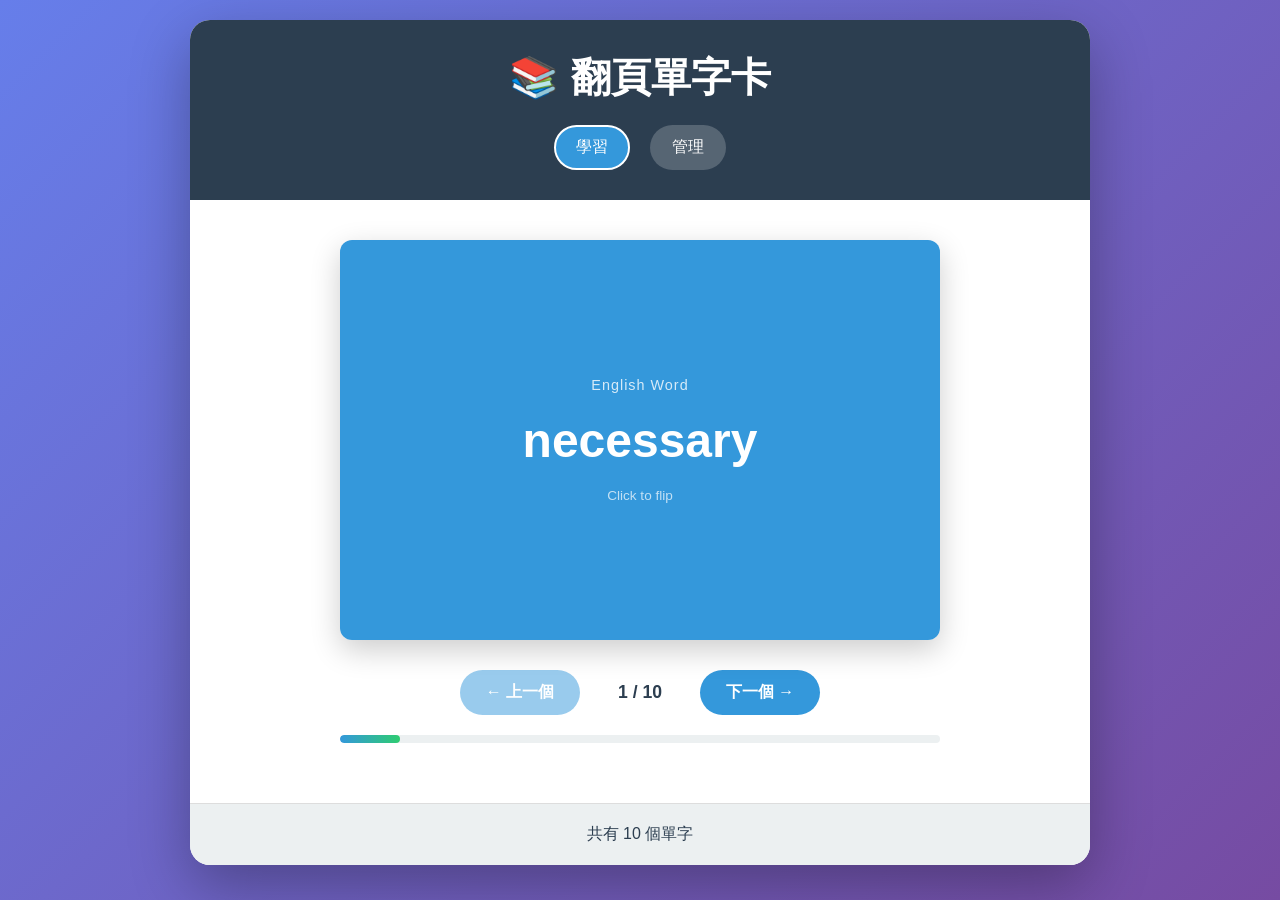
<file: index.html>
<!DOCTYPE html>
<html lang="zh-Hant">
<head>
    <meta charset="UTF-8">
    <meta name="viewport" content="width=device-width, initial-scale=1.0">
    <title>翻頁單字卡 - 英文學習助手</title>
    <link rel="stylesheet" href="styles.css">
</head>
<body>
    <div class="container">
        <header>
            <h1>📚 翻頁單字卡</h1>
            <nav>
                <a href="index.html" class="nav-link active">學習</a>
                <a href="admin.html" class="nav-link">管理</a>
            </nav>
        </header>

        <main class="main-content">
            <div class="card-container">
                <div class="card-wrapper">
                    <div class="card" id="flashcard">
                        <!-- 正面 -->
                        <div class="card-face card-front">
                            <div class="card-content">
                                <p class="label">English Word</p>
                                <h2 class="word-text" id="word">Word</h2>
                                <p class="hint">Click to flip</p>
                            </div>
                        </div>
                        <!-- 背面 -->
                        <div class="card-face card-back">
                            <div class="card-content">
                                <p class="chinese-meaning" id="meaning">中文解釋</p>
                                <p class="part-of-speech" id="pos">詞性</p>
                                <p class="example-label">例句：</p>
                                <p class="example" id="example">Example sentence</p>
                                <p class="root-label">字根分析：</p>
                                <p class="root-analysis" id="root">Root analysis</p>
                            </div>
                        </div>
                    </div>
                </div>

                <div class="controls">
                    <button id="prevBtn" class="btn btn-nav">← 上一個</button>
                    <span class="counter" id="counter">1 / 10</span>
                    <button id="nextBtn" class="btn btn-nav">下一個 →</button>
                </div>

                <div class="progress-bar">
                    <div class="progress-fill" id="progressFill"></div>
                </div>
            </div>
        </main>

        <footer>
            <p>共有 <span id="totalCount">10</span> 個單字</p>
        </footer>
    </div>

    <script src="data.js"></script>
    <script src="script.js"></script>
</body>
</html>
</file>
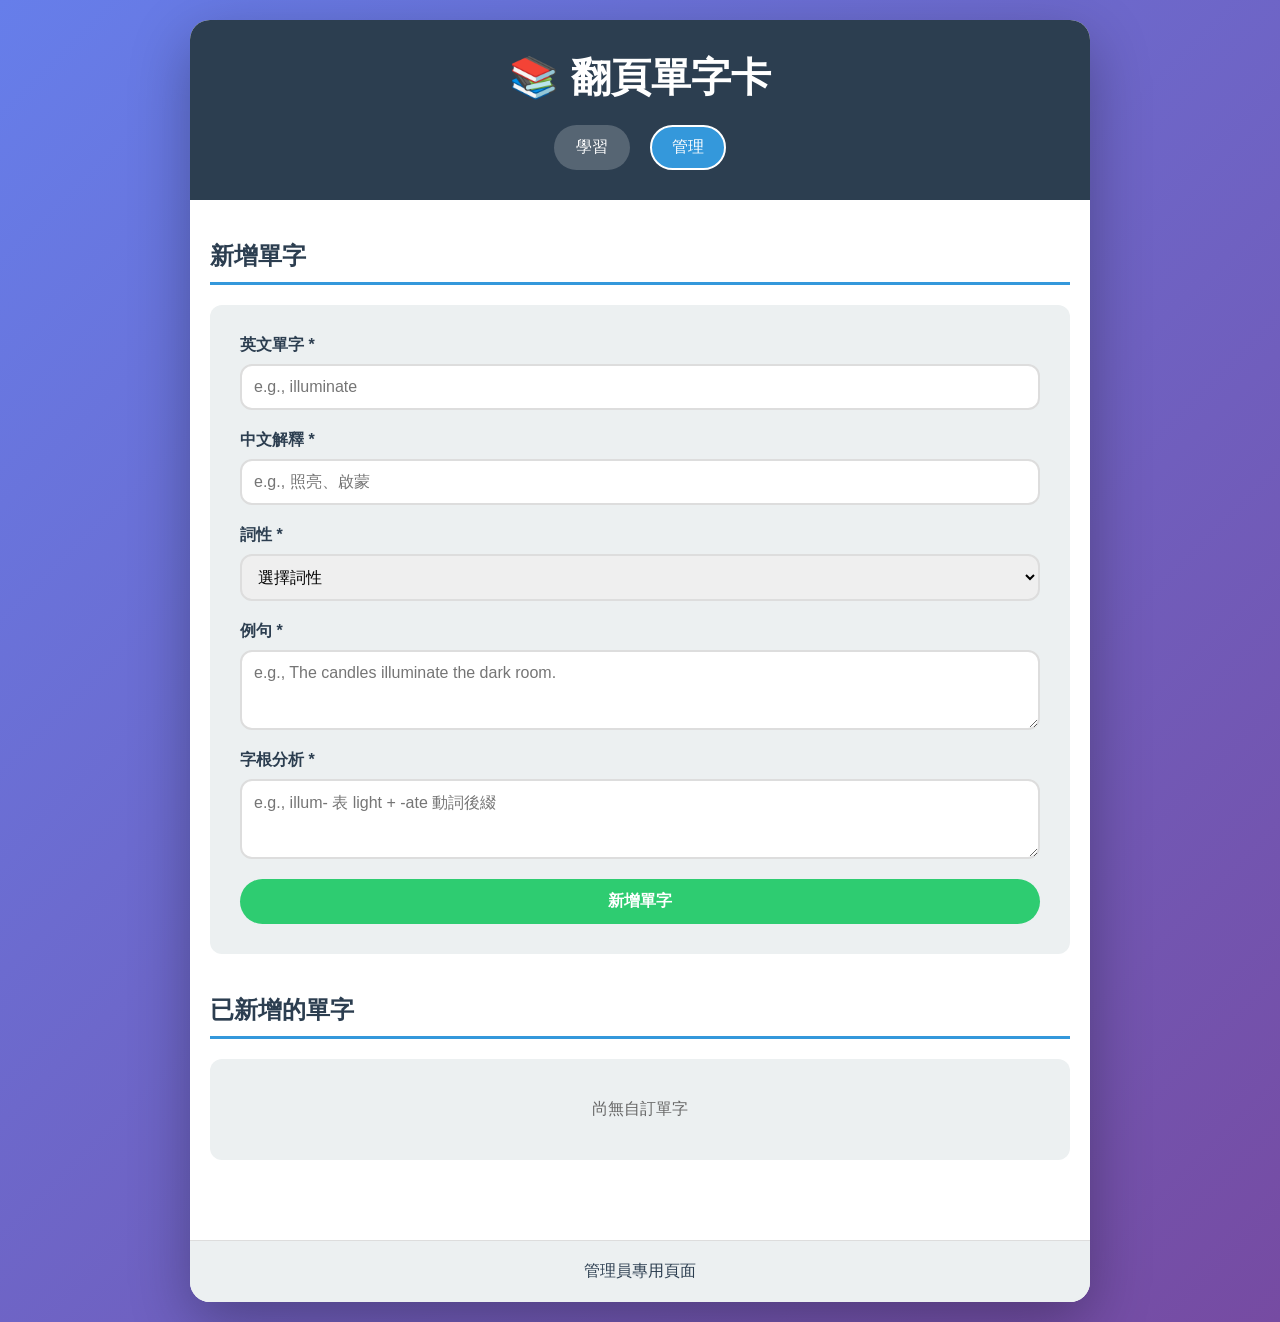
<file: admin.html>
<!DOCTYPE html>
<html lang="zh-Hant">
<head>
    <meta charset="UTF-8">
    <meta name="viewport" content="width=device-width, initial-scale=1.0">
    <title>管理頁面 - 翻頁單字卡</title>
    <link rel="stylesheet" href="styles.css">
</head>
<body>
    <div class="container">
        <header>
            <h1>📚 翻頁單字卡</h1>
            <nav>
                <a href="index.html" class="nav-link">學習</a>
                <a href="admin.html" class="nav-link active">管理</a>
            </nav>
        </header>

        <main class="main-content admin-content">
            <div class="admin-section">
                <h2>新增單字</h2>
                <form id="addWordForm" class="form-group">
                    <div class="form-row">
                        <label for="newWord">英文單字 *</label>
                        <input type="text" id="newWord" required placeholder="e.g., illuminate">
                    </div>

                    <div class="form-row">
                        <label for="newMeaning">中文解釋 *</label>
                        <input type="text" id="newMeaning" required placeholder="e.g., 照亮、啟蒙">
                    </div>

                    <div class="form-row">
                        <label for="newPos">詞性 *</label>
                        <select id="newPos" required>
                            <option value="">選擇詞性</option>
                            <option value="動詞 (v.)">動詞 (v.)</option>
                            <option value="名詞 (n.)">名詞 (n.)</option>
                            <option value="形容詞 (adj.)">形容詞 (adj.)</option>
                            <option value="副詞 (adv.)">副詞 (adv.)</option>
                            <option value="介詞 (prep.)">介詞 (prep.)</option>
                            <option value="代詞 (pron.)">代詞 (pron.)</option>
                        </select>
                    </div>

                    <div class="form-row">
                        <label for="newExample">例句 *</label>
                        <textarea id="newExample" required placeholder="e.g., The candles illuminate the dark room."></textarea>
                    </div>

                    <div class="form-row">
                        <label for="newRoot">字根分析 *</label>
                        <textarea id="newRoot" required placeholder="e.g., illum- 表 light + -ate 動詞後綴"></textarea>
                    </div>

                    <button type="submit" class="btn btn-primary">新增單字</button>
                </form>

                <div class="success-message" id="successMessage" style="display: none;">
                    ✅ 單字已成功新增！
                </div>
            </div>

            <div class="admin-section">
                <h2>已新增的單字</h2>
                <div id="customWordsList" class="words-list">
                    <p class="empty-message">尚無自訂單字</p>
                </div>
            </div>
        </main>

        <footer>
            <p>管理員專用頁面</p>
        </footer>
    </div>

    <script src="data.js"></script>
    <script src="admin.js"></script>
</body>
</html>
</file>
<file: styles.css>
/* 全域樣式 */
* {
    margin: 0;
    padding: 0;
    box-sizing: border-box;
}

:root {
    --primary-color: #3498db;
    --secondary-color: #2ecc71;
    --danger-color: #e74c3c;
    --dark-color: #2c3e50;
    --light-color: #ecf0f1;
    --text-color: #333;
    --border-radius: 12px;
    --transition: all 0.3s ease;
}

body {
    font-family: 'Segoe UI', Tahoma, Geneva, Verdana, sans-serif;
    background: linear-gradient(135deg, #667eea 0%, #764ba2 100%);
    min-height: 100vh;
    padding: 20px;
    color: var(--text-color);
}

/* 容器 */
.container {
    max-width: 900px;
    margin: 0 auto;
    background: white;
    border-radius: 20px;
    box-shadow: 0 20px 60px rgba(0, 0, 0, 0.3);
    overflow: hidden;
    display: flex;
    flex-direction: column;
    min-height: 90vh;
}

/* 頁首 */
header {
    background: var(--dark-color);
    color: white;
    padding: 30px 20px;
    text-align: center;
}

header h1 {
    font-size: 2.5em;
    margin-bottom: 20px;
}

/* 導航 */
nav {
    display: flex;
    gap: 20px;
    justify-content: center;
}

.nav-link {
    padding: 10px 20px;
    background: rgba(255, 255, 255, 0.2);
    color: white;
    text-decoration: none;
    border-radius: 25px;
    transition: var(--transition);
    border: 2px solid transparent;
}

.nav-link:hover,
.nav-link.active {
    background: var(--primary-color);
    border-color: white;
}

/* 主要內容 */
.main-content {
    flex: 1;
    padding: 40px 20px;
    display: flex;
    align-items: center;
    justify-content: center;
}

.card-container {
    width: 100%;
    max-width: 600px;
}

/* 翻頁卡片 */
.card-wrapper {
    perspective: 1000px;
    margin-bottom: 30px;
}

.card {
    width: 100%;
    height: 400px;
    position: relative;
    transform-style: preserve-3d;
    transition: transform 0.6s;
    cursor: pointer;
}

.card.flipped {
    transform: rotateY(180deg);
}

.card-face {
    position: absolute;
    width: 100%;
    height: 100%;
    backface-visibility: hidden;
    display: flex;
    align-items: center;
    justify-content: center;
    border-radius: var(--border-radius);
    box-shadow: 0 10px 30px rgba(0, 0, 0, 0.2);
}

.card-front {
    background: linear-gradient(135deg, var(--primary-color), #3498db);
    color: white;
}

.card-back {
    background: linear-gradient(135deg, var(--secondary-color), #27ae60);
    color: white;
    transform: rotateY(180deg);
    padding: 30px;
    overflow-y: auto;
}

.card-content {
    width: 100%;
    text-align: center;
}

.card-front .card-content {
    display: flex;
    flex-direction: column;
    gap: 20px;
}

.label {
    font-size: 0.9em;
    opacity: 0.8;
    letter-spacing: 1px;
}

.word-text {
    font-size: 3em;
    font-weight: bold;
}

.hint {
    font-size: 0.85em;
    opacity: 0.7;
}

/* 背面內容 */
.card-back .card-content {
    text-align: left;
}

.chinese-meaning {
    font-size: 1.3em;
    font-weight: bold;
    margin-bottom: 10px;
}

.part-of-speech {
    font-size: 0.95em;
    margin-bottom: 15px;
    opacity: 0.9;
}

.example-label,
.root-label {
    font-weight: bold;
    margin-top: 15px;
    margin-bottom: 5px;
}

.example,
.root-analysis {
    font-size: 0.9em;
    opacity: 0.9;
    line-height: 1.6;
}

/* 控制按鈕 */
.controls {
    display: flex;
    align-items: center;
    justify-content: center;
    gap: 20px;
    margin: 20px 0;
}

.counter {
    font-size: 1.1em;
    font-weight: bold;
    color: var(--dark-color);
    min-width: 80px;
    text-align: center;
}

.btn {
    padding: 12px 20px;
    border: none;
    border-radius: 25px;
    font-size: 1em;
    cursor: pointer;
    transition: var(--transition);
    font-weight: 600;
}

.btn-nav {
    background: var(--primary-color);
    color: white;
    min-width: 120px;
}

.btn-nav:hover:not(:disabled) {
    background: #2980b9;
    transform: translateY(-2px);
    box-shadow: 0 5px 15px rgba(52, 152, 219, 0.4);
}

.btn-nav:disabled {
    opacity: 0.5;
    cursor: not-allowed;
}

.btn-primary {
    background: var(--secondary-color);
    color: white;
    width: 100%;
}

.btn-primary:hover {
    background: #229954;
    transform: translateY(-2px);
    box-shadow: 0 5px 15px rgba(46, 204, 113, 0.4);
}

.btn-delete {
    background: var(--danger-color);
    color: white;
    padding: 8px 15px;
    font-size: 0.9em;
}

.btn-delete:hover {
    background: #c0392b;
}

/* 進度條 */
.progress-bar {
    width: 100%;
    height: 8px;
    background: var(--light-color);
    border-radius: 10px;
    overflow: hidden;
    margin-bottom: 20px;
}

.progress-fill {
    height: 100%;
    background: linear-gradient(90deg, var(--primary-color), var(--secondary-color));
    transition: width 0.3s ease;
    border-radius: 10px;
}

/* 頁腳 */
footer {
    background: var(--light-color);
    padding: 20px;
    text-align: center;
    color: var(--dark-color);
    border-top: 1px solid #ddd;
}

/* 管理頁面樣式 */
.admin-content {
    flex-direction: column;
    align-items: stretch;
    justify-content: flex-start;
}

.admin-section {
    margin-bottom: 40px;
}

.admin-section h2 {
    color: var(--dark-color);
    margin-bottom: 20px;
    padding-bottom: 10px;
    border-bottom: 3px solid var(--primary-color);
}

.form-group {
    background: var(--light-color);
    padding: 30px;
    border-radius: var(--border-radius);
}

.form-row {
    margin-bottom: 20px;
    display: flex;
    flex-direction: column;
}

.form-row label {
    font-weight: 600;
    color: var(--dark-color);
    margin-bottom: 8px;
}

.form-row input,
.form-row select,
.form-row textarea {
    padding: 12px;
    border: 2px solid #ddd;
    border-radius: var(--border-radius);
    font-size: 1em;
    transition: var(--transition);
    font-family: inherit;
}

.form-row input:focus,
.form-row select:focus,
.form-row textarea:focus {
    outline: none;
    border-color: var(--primary-color);
    box-shadow: 0 0 0 3px rgba(52, 152, 219, 0.1);
}

.form-row textarea {
    resize: vertical;
    min-height: 80px;
}

.success-message {
    background: #d4edda;
    color: #155724;
    padding: 15px;
    border-radius: var(--border-radius);
    margin-top: 20px;
    border: 1px solid #c3e6cb;
}

/* 單字列表 */
.words-list {
    background: var(--light-color);
    padding: 20px;
    border-radius: var(--border-radius);
}

.empty-message {
    text-align: center;
    color: #666;
    padding: 20px;
}

.word-items {
    list-style: none;
}

.word-item {
    background: white;
    padding: 20px;
    margin-bottom: 15px;
    border-radius: var(--border-radius);
    border-left: 4px solid var(--primary-color);
    display: flex;
    justify-content: space-between;
    align-items: flex-start;
    gap: 20px;
    box-shadow: 0 2px 10px rgba(0, 0, 0, 0.1);
}

.word-item-content {
    flex: 1;
}

.word-item h3 {
    color: var(--primary-color);
    margin-bottom: 10px;
    font-size: 1.3em;
}

.word-item p {
    margin-bottom: 8px;
    line-height: 1.5;
}

.word-item strong {
    color: var(--dark-color);
}

/* 響應式設計 */
@media (max-width: 768px) {
    header h1 {
        font-size: 1.8em;
    }

    .card {
        height: 350px;
    }

    .word-text {
        font-size: 2em;
    }

    .card-back .card-content {
        font-size: 0.9em;
    }

    .controls {
        flex-wrap: wrap;
        gap: 10px;
    }

    .btn-nav {
        flex: 1;
        min-width: 100px;
    }

    .word-item {
        flex-direction: column;
    }

    nav {
        gap: 10px;
    }

    .nav-link {
        padding: 8px 15px;
    }
}

@media (max-width: 480px) {
    .container {
        border-radius: 10px;
    }

    header h1 {
        font-size: 1.5em;
    }

    .main-content {
        padding: 20px 15px;
    }

    .card {
        height: 300px;
    }

    .word-text {
        font-size: 1.5em;
    }

    .card-back {
        padding: 20px;
    }

    .form-group {
        padding: 20px;
    }

    .controls {
        flex-direction: column;
    }

    .btn-nav {
        width: 100%;
    }
}
</file>
